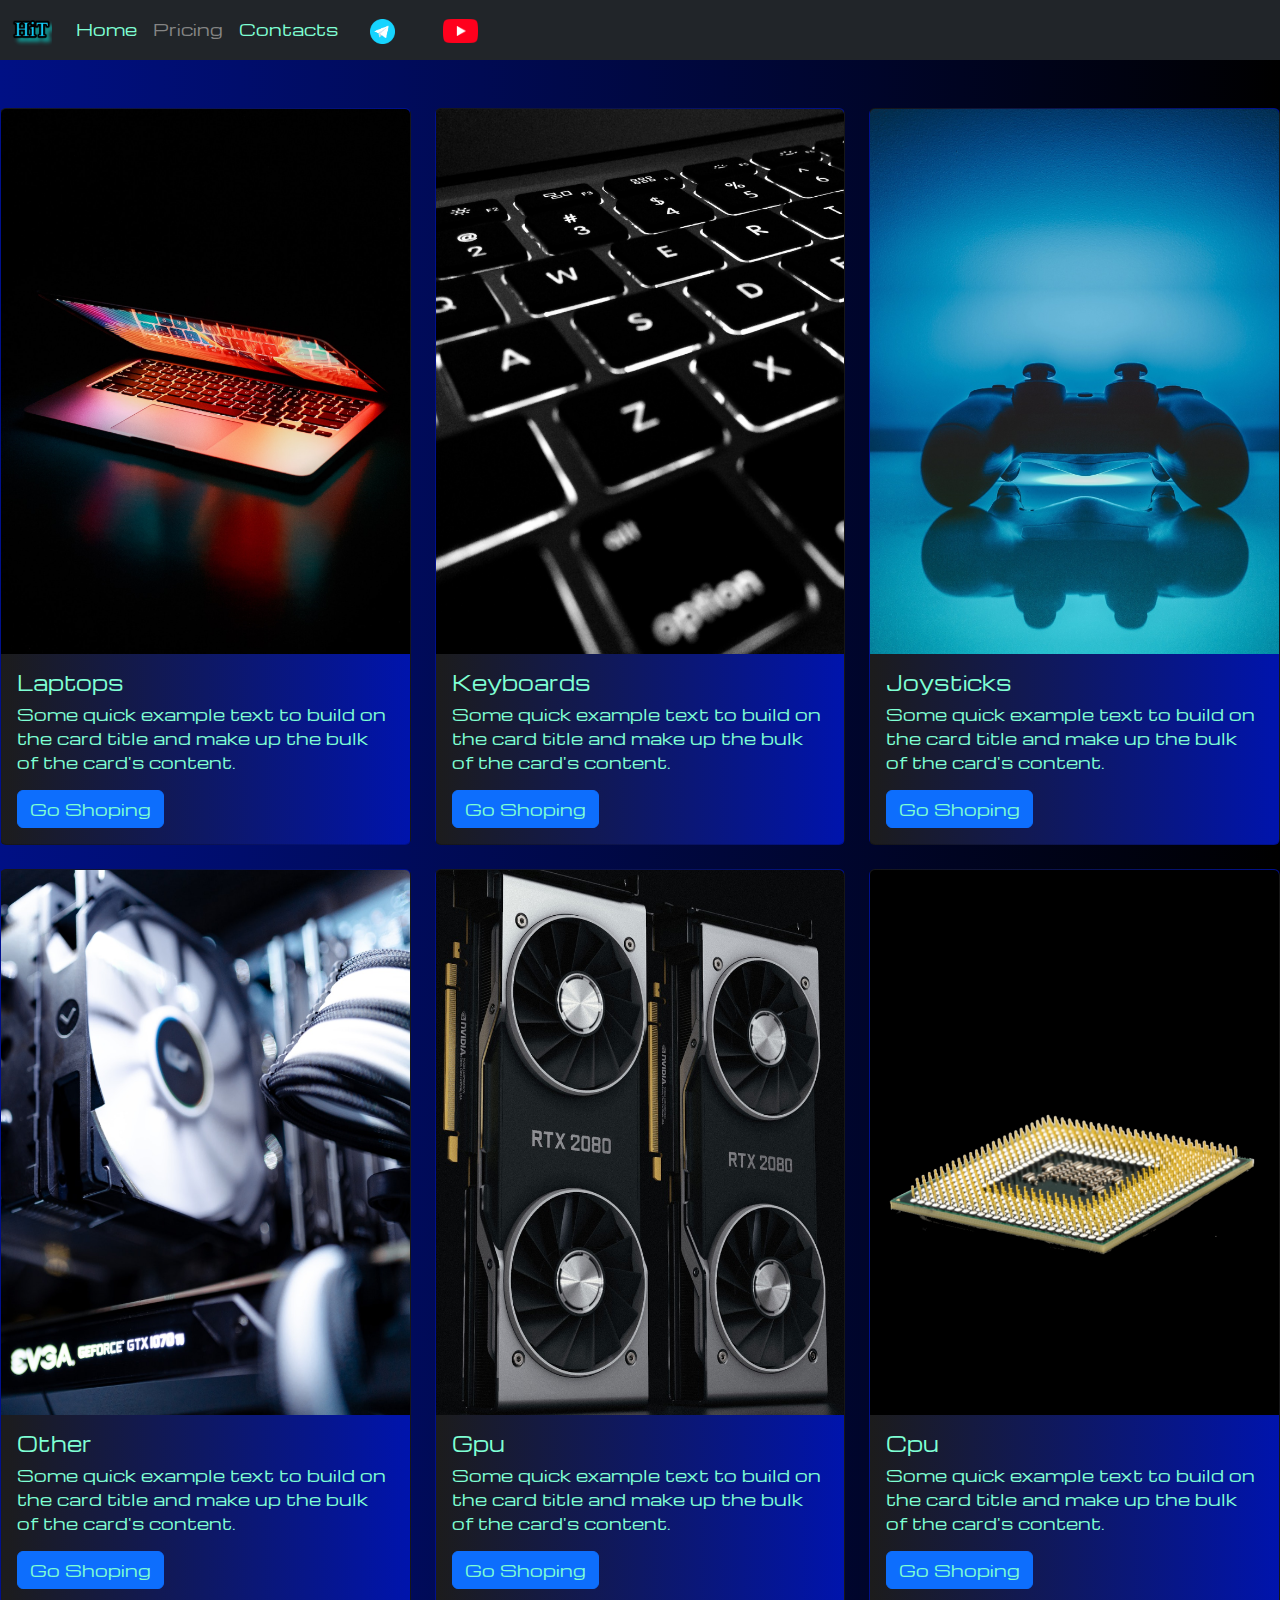
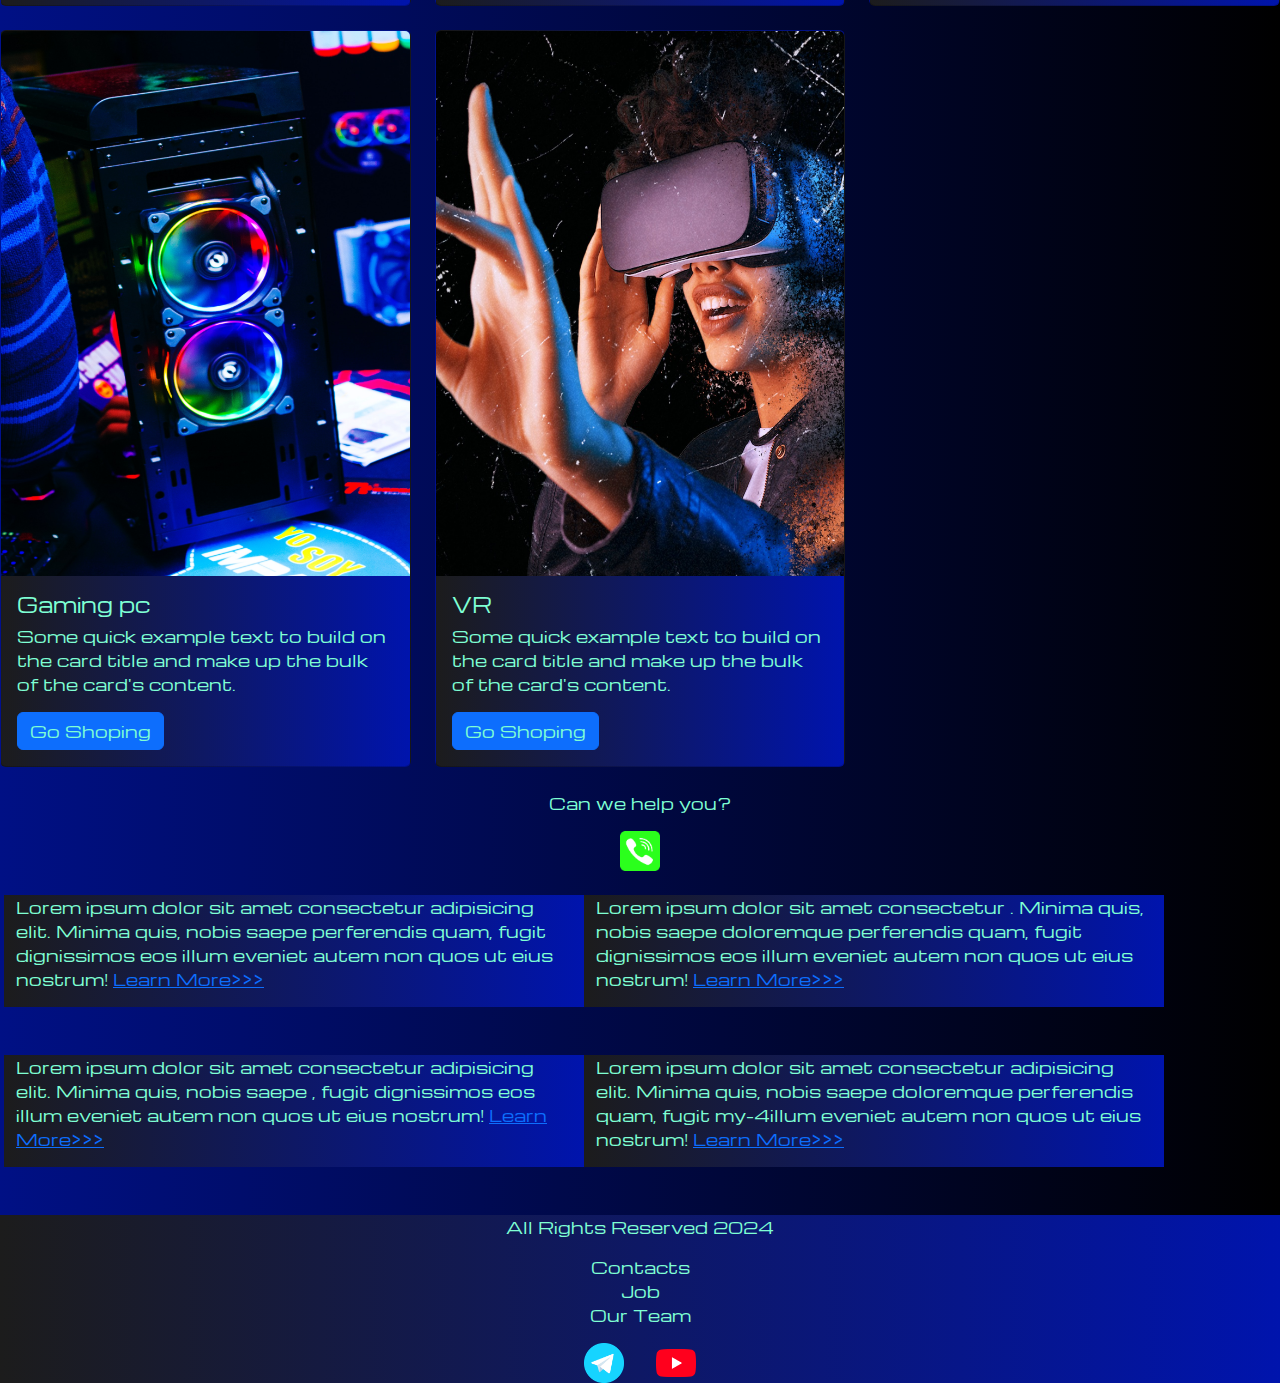
<file: pricing.html>
<!DOCTYPE html>
<html lang="en">

<head>
  <meta charset="UTF-8">
  <meta name="viewport" content="width=device-width, initial-scale=1.0">
  <link href="https://cdn.jsdelivr.net/npm/bootstrap@5.3.3/dist/css/bootstrap.min.css" rel="stylesheet"
    integrity="sha384-QWTKZyjpPEjISv5WaRU9OFeRpok6YctnYmDr5pNlyT2bRjXh0JMhjY6hW+ALEwIH" crossorigin="anonymous">
  <link rel="stylesheet" href="styles/mycss.css">
  
  
  <link rel="apple-touch-icon" sizes="180x180" href="/source/files/favicon.ioapple-touch-icon.png">
  <link rel="icon" type="image/png" sizes="32x32" href="/source/files/favicon.iofavicon-32x32.png">
  <link rel="icon" type="image/png" sizes="16x16" href="/source/files/favicon.iofavicon-16x16.png">
  <link rel="manifest" href="/source/files/favicon.iosite.webmanifest">
  


  <title>HiT</title>
</head>

<body>
  <header>
    <nav class="navbar navbar-expand-lg bg-dark">
      <div class="container-fluid">
        <a class="navbar-brand" href="index.html"><img src="images/logo.png" alt=""></a>
        <button class="navbar-toggler" type="button" data-bs-toggle="collapse" data-bs-target="#navbarNav"
          aria-controls="navbarNav" aria-expanded="false" aria-label="Toggle navigation">
          <span class="navbar-toggler-icon"></span>
        </button>
        <div class="collapse navbar-collapse" id="navbarNav">
          <ul class="navbar-nav">
            <li class="nav-item">
              <a class="nav-link " aria-current="page" href="index.html">Home</a>
            </li>
            <li class="nav-item">
              <a class="nav-link active" href="pricing.html">Pricing</a>
            </li>
            <li class="nav-item">
              <a class="nav-link" href="pricing.html">Contacts</a>
            </li>
            <li class="nav-item">
              <a class="nav-link" href="pricing.html"><img style="width: 25px; margin-inline: 1em; " src="files/tg.png" alt=""></a>
            </li>
            <li class="nav-item">
              <a class="nav-link" href="pricing.html"><img style="width: 35px; margin-inline: 1em; " src="files/yt.png" alt=""></a>
            </li>
          

          </ul>
        </div>
      </div>
    </nav>
  </header>

  <section>
    <div class=".container-fluid mt-4">
      <div class="row">
        <div class="col-xxl-1"></div>
        
        <div class="col-xxl-8 col-md-12">
          <div class="row">
            <div class="col-xxl-2 col-lg-4 col-md-6 mt-4">
              <div class="card" style=>
                <a href="#"><img src="images/laptop.png" class="card-img-top" alt="Laptops"></a>
                <div class="card-body">
                  <h5 class="card-title"><a href="#">Laptops</a></h5>
                  <p class="card-text"><a href="#">
                    Some quick example text to build on the card title and make up the bulk of the
                      card's
                      content.
                  </a></p>
                  <a href="#" class="btn btn-primary">Go Shoping</a>
                </div>
              </div>
            </div>
            <div class="col-xxl-2 col-lg-4 col-md-6 mt-4">
              <div class="card" style=>
                <img src="images/acc.png" class="card-img-top" alt="acc">
                <div class="card-body">
                  <h5 class="card-title">Keyboards</h5>
                  <p class="card-text">Some quick example text to build on the card title and make up the bulk of the
                    card's
                    content.</p>
                    <a href="#" class="btn btn-primary">Go Shoping</a>
                </div>
              </div>
            </div>
            <div class="col-xxl-2 col-lg-4 col-md-6 mt-4">
              <div class="card" style=>
                <img src="images/controller.png" class="card-img-top" alt="controller">
                <div class="card-body">
                  <h5 class="card-title"> Joysticks</h5>
                  <p class="card-text">Some quick example text to build on the card title and make up the bulk of the
                    card's
                    content.</p>
                    <a href="#" class="btn btn-primary">Go Shoping</a>
                  </div>
                </div>
              </div>
              
              <div class="col-xxl-2 col-lg-4 col-md-6 mt-4">
                <div class="card" style=>
                  <img src="images/other.png" class="card-img-top" alt="Other">
                  <div class="card-body">
                    <h5 class="card-title">Other</h5>
                    <p class="card-text">Some quick example text to build on the card title and make up the bulk of the
                      card's
                      content.</p>
                      <a href="#" class="btn btn-primary">Go Shoping</a>
                </div>
              </div>
            </div>
            <div class="col-xxl-2 col-lg-4 col-md-6 mt-4">
              <div class="card" style=>
                <img src="images/gpu.png" class="card-img-top" alt="gpu">
                <div class="card-body">
                  <h5 class="card-title">Gpu</h5>
                  <p class="card-text">Some quick example text to build on the card title and make up the bulk of the
                    card's
                    content.</p>
                    <a href="#" class="btn btn-primary">Go Shoping</a>
                  </div>
                </div>
              </div>
              <div class="col-xxl-2 col-lg-4 col-md-6 mt-4">
                <div class="card" style=>
                  <img src="images/cpu.png" class="card-img-top" alt="cpu">
                  <div class="card-body">
                    <h5 class="card-title">Cpu</h5>
                    <p class="card-text">Some quick example text to build on the card title and make up the bulk of the
                      card's
                      content.</p>
                      <a href="#" class="btn btn-primary">Go Shoping</a>
                    </div>
                  </div>
                  
                </div>
                <div class="col-xxl-2 col-lg-4 col-md-6 mt-4">
                  <div class="card" style=>
                    <img src="images/gaming pc.png" class="card-img-top" alt="gaming pc">
                    <div class="card-body">
                      <h5 class="card-title">Gaming pc</h5>
                      <p class="card-text">Some quick example text to build on the card title and make up the bulk of the
                        card's
                        content.</p>
                        <a href="#" class="btn btn-primary">Go Shoping</a>
                      </div>
                    </div>
                  </div>
                  
                  <div class="col-xxl-2 col-lg-4 col-md-6 mt-4">
                    <div class="card" style=>
                      <img src="images/vr.png" class="card-img-top" alt="vr">
                      <div class="card-body">
                        <h5 class="card-title">VR</h5>
                        <p class="card-text">Some quick example text to build on the card title and make up the bulk of the
                          card's
                          content.</p>
                          <a href="#" class="btn btn-primary">Go Shoping</a>
                          
                        </div>
                        
                      </div>
                    </div>
                  </div>
                  
                  <div class="col-xxl-12 col-md-12 text-center mt-4">
                    <p>Can we help you?</p>
                  </div>
                  <div class="col-xxl-12 col-md-12 text-center ">
                    <img class="call-anim" style="width: 40px; ; " src="files/phone.png" alt="">
        
                  </div>
              
                  
                </div>
                <div class="col-xxl-3 col-md-12">
                 <div class="row px-3">
                  <div class="col-xxl-12 sidebar my-4">
                    <p>Lorem ipsum dolor sit amet consectetur adipisicing elit. Minima quis, nobis saepe perferendis quam, fugit dignissimos eos illum eveniet autem non quos ut eius nostrum! <a href="#">Learn More>>></a></p>
                  </div>
                  <div class="col-xxl-12 sidebar my-4">
                    <p>Lorem ipsum dolor sit amet consectetur . Minima quis, nobis saepe doloremque perferendis quam, fugit dignissimos eos illum eveniet autem non quos ut eius nostrum! <a href="#">Learn More>>></a></p>
                  </div>
                  <div class="col-xxl-12 sidebar my-4"  >
                    <p>Lorem ipsum dolor sit amet consectetur adipisicing elit. Minima quis, nobis saepe , fugit dignissimos eos illum eveniet autem non quos ut eius nostrum! <a href="#">Learn More>>></a></p>
                  </div>
                  <div class="col-xxl-12 sidebar my-4">
                    <p>Lorem ipsum dolor sit amet consectetur adipisicing elit. Minima quis, nobis saepe doloremque perferendis quam, fugit  my-4illum eveniet autem non quos ut eius nostrum! <a href="#">Learn More>>></a></p>
                  </div>
                 
                </div>
              </div>
            </div>
            
          </div>
        </div>
      </section>
      
          <footer class="mt-4">
            <div class="conteiner-fluid">
              <div class="row">
                <div class="col-xxl-4 col-md-12 footer-text text-center">
        <p>All Rights Reserved 2024</p>
                </div>
                <div class="col-xxl-4 col-md-12 footer-text text-center">
        <p>Contacts <br>Job <br> Our Team</p>
                </div>
                <div class="col-xxl-4 col-md-12  media-links ">
        <img style="width: 40px; margin-inline: 1em; " src="files/tg.png" alt="">
        <img style="width: 40px; margin-inline: 1em; " src="files/yt.png" alt="">
                </div>
              </div>
            </div>
            
          </footer>

          <script src="https://cdn.jsdelivr.net/npm/bootstrap@5.3.3/dist/js/bootstrap.bundle.min.js"
    integrity="sha384-YvpcrYf0tY3lHB60NNkmXc5s9fDVZLESaAA55NDzOxhy9GkcIdslK1eN7N6jIeHz"
    crossorigin="anonymous"></script>
  </body>
  
  </html>
</file>
<file: styles/mycss.css>
@import url(https://fonts.googleapis.com/css?family=Michroma&subset=cyrillic);
body{
    font-family: Michroma, serif;
    background: linear-gradient(90deg, #001085 0%, #000000 100%);
}
p{
    color: aquamarine;
}
.nav-link{
    color: aquamarine;
}
.navbar-nav .nav-link.active{
    color: rgb(133, 133, 133); 
}
.navbar-brand>img{
    width: 40px;
}
.navbar-toggler-icon {
background-color: rgb(162, 166, 169);
width: 50px;
height: 40px;
padding: 20px;
margin: -30px;
margin-top: -20px;
position: absolute;
}
 .sidebar{
    color: aquamarine;
    background: linear-gradient(270deg, #0014ad 0%, #1c1c1c 100%);
    width: 580px;
    ;
   
}
.card{
    background: linear-gradient(270deg, #0014ad 0%, #1c1c1c 100%); 
    color: aquamarine;  
}
  .card a{
    text-decoration: none;
    color: aquamarine
  }
  .slide-text,.footer-text{
    color: aquamarine;
 margin: auto auto; }
 
 footer,.btn-outline-primary {
    background: linear-gradient(270deg, #0014ad 0%, #1c1c1c 100%);  
 }
 .media-links{
    display: flex;
    justify-content: center;
    align-items: center;
 }
 .call-anim{
    animation: myAnim 2s ease 0s 100000 normal forwards;
 }
 @keyframes myAnim {
	0%,
	100% {
		transform: translateX(0%);
		transform-origin: 50% 50%;
	}

	15% {
		transform: translateX(-30px) rotate(-6deg);
	}

	30% {
		transform: translateX(15px) rotate(6deg);
	}

	45% {
		transform: translateX(-15px) rotate(-3.6deg);
	}

	60% {
		transform: translateX(9px) rotate(2.4deg);
	}

	75% {
		transform: translateX(-6px) rotate(-1.2deg);
	}
}
 @media ( max-width: 755px){
  
    .carousel-indicators{
        display: none;

    }}
</file>
